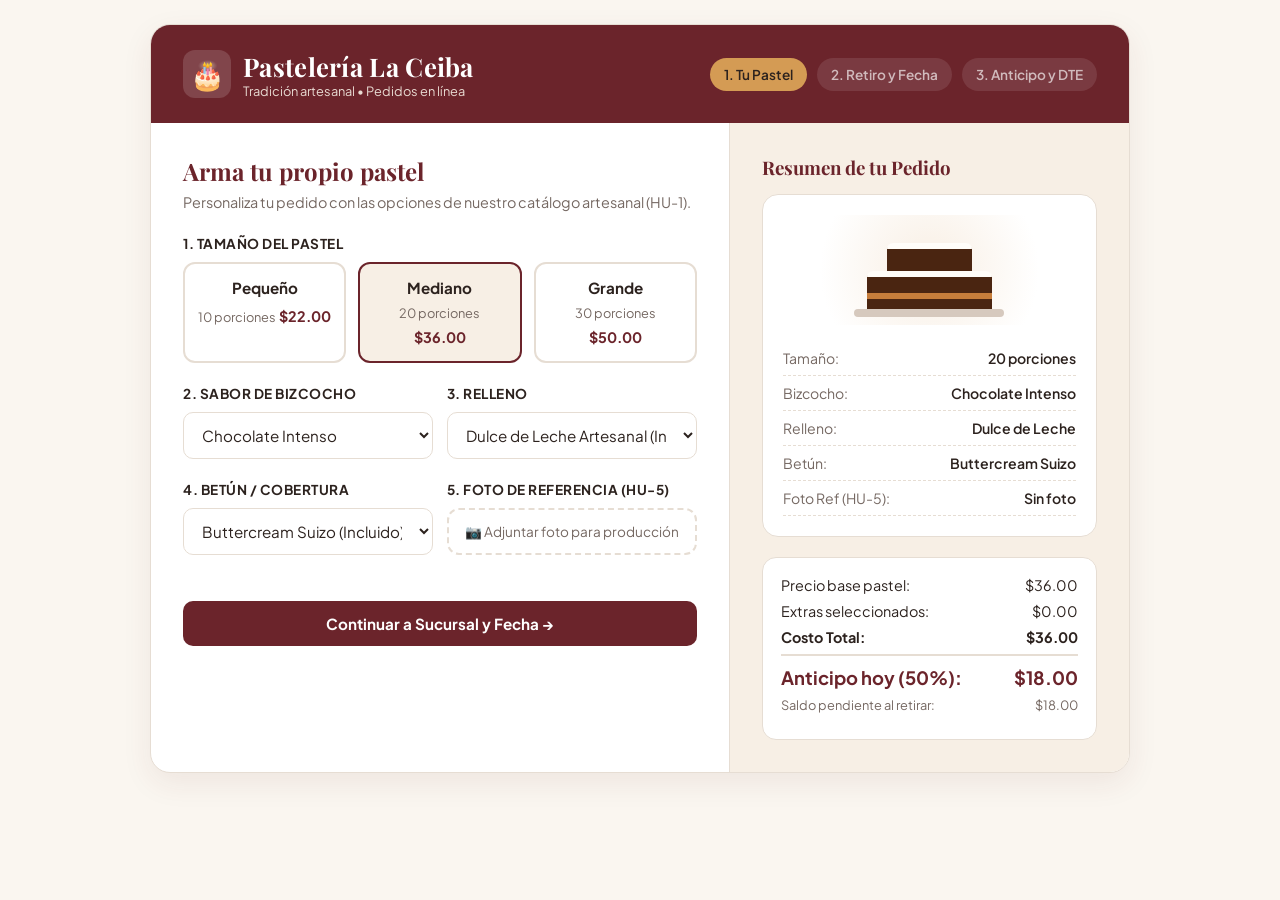
<file: index.html>
<!DOCTYPE html>
<html lang="es">
<head>
  <meta charset="UTF-8">
  <meta name="viewport" content="width=device-width, initial-scale=1.0">
  <title>Paso 1: Arma tu Pastel | Pastelería La Ceiba</title>
  <link rel="stylesheet" href="css/style.css">
</head>
<body>

<div class="app-container">
  <header>
    <a href="index.html" class="brand">
      <div class="brand-icon">🎂</div>
      <div>
        <h1>Pastelería La Ceiba</h1>
        <p>Tradición artesanal • Pedidos en línea</p>
      </div>
    </a>

    <nav class="stepper">
      <a href="index.html" class="step-pill active">1. Tu Pastel</a>
      <a href="retiro.html" class="step-pill">2. Retiro y Fecha</a>
      <a href="pago.html" class="step-pill">3. Anticipo y DTE</a>
    </nav>
  </header>

  <div class="main-grid">
    <div class="screen-area">
      <h2 class="section-title">Arma tu propio pastel</h2>
      <p class="section-subtitle">Personaliza tu pedido con las opciones de nuestro catálogo artesanal (HU-1).</p>

      <!-- 1. Tamaño -->
      <div class="form-group">
        <label class="form-label">1. Tamaño del Pastel</label>
        <div class="options-grid">
          <div class="option-card" id="size-10" onclick="selectSize('10 porciones', 22, 'size-10')">
            <span class="title">Pequeño</span>
            <span class="meta">10 porciones</span>
            <span class="price-tag">$22.00</span>
          </div>
          <div class="option-card selected" id="size-20" onclick="selectSize('20 porciones', 36, 'size-20')">
            <span class="title">Mediano</span>
            <span class="meta">20 porciones</span>
            <span class="price-tag">$36.00</span>
          </div>
          <div class="option-card" id="size-30" onclick="selectSize('30 porciones', 50, 'size-30')">
            <span class="title">Grande</span>
            <span class="meta">30 porciones</span>
            <span class="price-tag">$50.00</span>
          </div>
        </div>
      </div>

      <!-- 2. Sabor y 3. Relleno -->
      <div class="two-cols">
        <div class="form-group">
          <label class="form-label">2. Sabor de Bizcocho</label>
          <select id="select-flavor" onchange="saveAndRender()">
            <option value="Chocolate Intenso" data-color="#4A2511">Chocolate Intenso</option>
            <option value="Vainilla Clásica" data-color="#F3E5AB">Vainilla Clásica</option>
            <option value="Red Velvet" data-color="#8B1E24">Red Velvet</option>
            <option value="Zanahoria y Nueces" data-color="#C87A28">Zanahoria y Nueces</option>
          </select>
        </div>

        <div class="form-group">
          <label class="form-label">3. Relleno</label>
          <select id="select-filling" onchange="saveAndRender()">
            <option value="Dulce de Leche" data-color="#C67D3B" data-extra="0">Dulce de Leche Artesanal (Incluido)</option>
            <option value="Fresa Natural" data-color="#E04F5F" data-extra="2">Jalea de Fresa Natural (+$2.00)</option>
            <option value="Crema Avellana" data-color="#3D1E10" data-extra="4">Crema de Avellanas (+$4.00)</option>
          </select>
        </div>
      </div>

      <!-- 4. Betún y 5. Foto -->
      <div class="two-cols">
        <div class="form-group">
          <label class="form-label">4. Betún / Cobertura</label>
          <select id="select-frosting" onchange="saveAndRender()">
            <option value="Buttercream Suizo" data-color="#FFFDF9" data-extra="0">Buttercream Suizo (Incluido)</option>
            <option value="Ganache de Chocolate" data-color="#2A1508" data-extra="3">Ganache de Chocolate (+$3.00)</option>
            <option value="Merengue Italiano" data-color="#F7F0F5" data-extra="0">Merengue Italiano (Incluido)</option>
          </select>
        </div>

        <div class="form-group">
          <label class="form-label">5. Foto de Referencia (HU-5)</label>
          <div class="upload-box" id="upload-box" onclick="simulateUpload()">
            📷 <span id="upload-text">Adjuntar foto para producción</span>
          </div>
        </div>
      </div>

      <div class="btn-row">
        <a href="retiro.html" class="btn btn-primary" onclick="saveAndRender()">
          Continuar a Sucursal y Fecha →
        </a>
      </div>
    </div>

    <!-- Sidebar de Resumen -->
    <aside class="summary-sidebar">
      <div>
        <h3 style="font-family:'Playfair Display',serif; color:var(--primary); margin-bottom:14px;">
          Resumen de tu Pedido
        </h3>
        <div class="cake-preview-card">
          <div class="cake-visual">
            <div class="cake-tier-top" id="visual-top"></div>
            <div class="cake-tier-bottom" id="visual-bottom">
              <div class="cake-filling-line" id="visual-filling"></div>
            </div>
            <div class="cake-stand"></div>
          </div>
          <ul class="summary-list">
            <li><span>Tamaño:</span> <span id="sum-size">20 porciones</span></li>
            <li><span>Bizcocho:</span> <span id="sum-flavor">Chocolate Intenso</span></li>
            <li><span>Relleno:</span> <span id="sum-filling">Dulce de Leche</span></li>
            <li><span>Betún:</span> <span id="sum-frosting">Buttercream Suizo</span></li>
            <li><span>Foto Ref (HU-5):</span> <span id="sum-photo">Pendiente</span></li>
          </ul>
        </div>
      </div>

      <div class="price-breakdown">
        <div class="price-row">
          <span>Precio base pastel:</span>
          <span id="price-base">$36.00</span>
        </div>
        <div class="price-row">
          <span>Extras seleccionados:</span>
          <span id="price-extras">$0.00</span>
        </div>
        <div class="price-row" style="font-weight:700;">
          <span>Costo Total:</span>
          <span id="price-total">$36.00</span>
        </div>
        <div class="price-row highlight">
          <span>Anticipo hoy (50%):</span>
          <span id="price-deposit">$18.00</span>
        </div>
        <div class="price-row" style="font-size:0.8rem; color:var(--text-muted); margin-top:4px;">
          <span>Saldo pendiente al retirar:</span>
          <span id="price-balance">$18.00</span>
        </div>
      </div>
    </aside>
  </div>
</div>

<script>
  let order = JSON.parse(localStorage.getItem('laCeibaOrder')) || {
    sizeName: '20 porciones',
    sizeId: 'size-20',
    basePrice: 36,
    flavor: 'Chocolate Intenso',
    cakeColor: '#4A2511',
    filling: 'Dulce de Leche',
    fillingColor: '#C67D3B',
    frosting: 'Buttercream Suizo',
    frostingColor: '#FFFDF9',
    extrasPrice: 0,
    photoAttached: false,
    branch: 'Sucursal Santa Tecla',
    timeSlot: '10:00 AM - 12:00 PM',
    date: 'Dom 18 Oct 2026'
  };

  function selectSize(name, price, id) {
    order.sizeName = name;
    order.basePrice = price;
    order.sizeId = id;
    document.querySelectorAll('.option-card').forEach(c => c.classList.remove('selected'));
    document.getElementById(id).classList.add('selected');
    saveAndRender();
  }

  function simulateUpload() {
    order.photoAttached = true;
    const box = document.getElementById('upload-box');
    document.getElementById('upload-text').innerHTML = '✅ <strong>referencia_evento.jpg</strong> cargada';
    box.style.borderColor = 'var(--success)';
    box.style.background = 'var(--success-bg)';
    saveAndRender();
  }

  function saveAndRender() {
    const fl = document.getElementById('select-flavor');
    const fi = document.getElementById('select-filling');
    const fr = document.getElementById('select-frosting');

    order.flavor = fl.value;
    order.cakeColor = fl.options[fl.selectedIndex].dataset.color;

    order.filling = fi.value;
    order.fillingColor = fi.options[fi.selectedIndex].dataset.color;
    const extraFi = parseFloat(fi.options[fi.selectedIndex].dataset.extra || 0);

    order.frosting = fr.value;
    order.frostingColor = fr.options[fr.selectedIndex].dataset.color;
    const extraFr = parseFloat(fr.options[fr.selectedIndex].dataset.extra || 0);

    order.extrasPrice = extraFi + extraFr;
    order.total = order.basePrice + order.extrasPrice;
    order.deposit = order.total / 2;

    localStorage.setItem('laCeibaOrder', JSON.stringify(order));

    // Renderizar resumen y colores
    document.getElementById('sum-size').textContent = order.sizeName;
    document.getElementById('sum-flavor').textContent = order.flavor;
    document.getElementById('sum-filling').textContent = order.filling;
    document.getElementById('sum-frosting').textContent = order.frosting;
    document.getElementById('sum-photo').textContent = order.photoAttached ? 'Adjuntada ✓' : 'Sin foto';

    document.getElementById('price-base').textContent = `$${order.basePrice.toFixed(2)}`;
    document.getElementById('price-extras').textContent = `$${order.extrasPrice.toFixed(2)}`;
    document.getElementById('price-total').textContent = `$${order.total.toFixed(2)}`;
    document.getElementById('price-deposit').textContent = `$${order.deposit.toFixed(2)}`;
    document.getElementById('price-balance').textContent = `$${order.deposit.toFixed(2)}`;

    const top = document.getElementById('visual-top');
    const bot = document.getElementById('visual-bottom');
    top.style.background = order.cakeColor;
    bot.style.background = order.cakeColor;
    top.style.borderTopColor = order.frostingColor;
    bot.style.borderTopColor = order.frostingColor;
    document.getElementById('visual-filling').style.background = order.fillingColor;
  }

  window.onload = () => {
    document.querySelectorAll('.option-card').forEach(c => c.classList.remove('selected'));
    const activeCard = document.getElementById(order.sizeId || 'size-20');
    if (activeCard) activeCard.classList.add('selected');

    document.getElementById('select-flavor').value = order.flavor;
    document.getElementById('select-filling').value = order.filling;
    document.getElementById('select-frosting').value = order.frosting;
    if (order.photoAttached) simulateUpload();
    saveAndRender();
  };
</script>

</body>
</html>
</file>
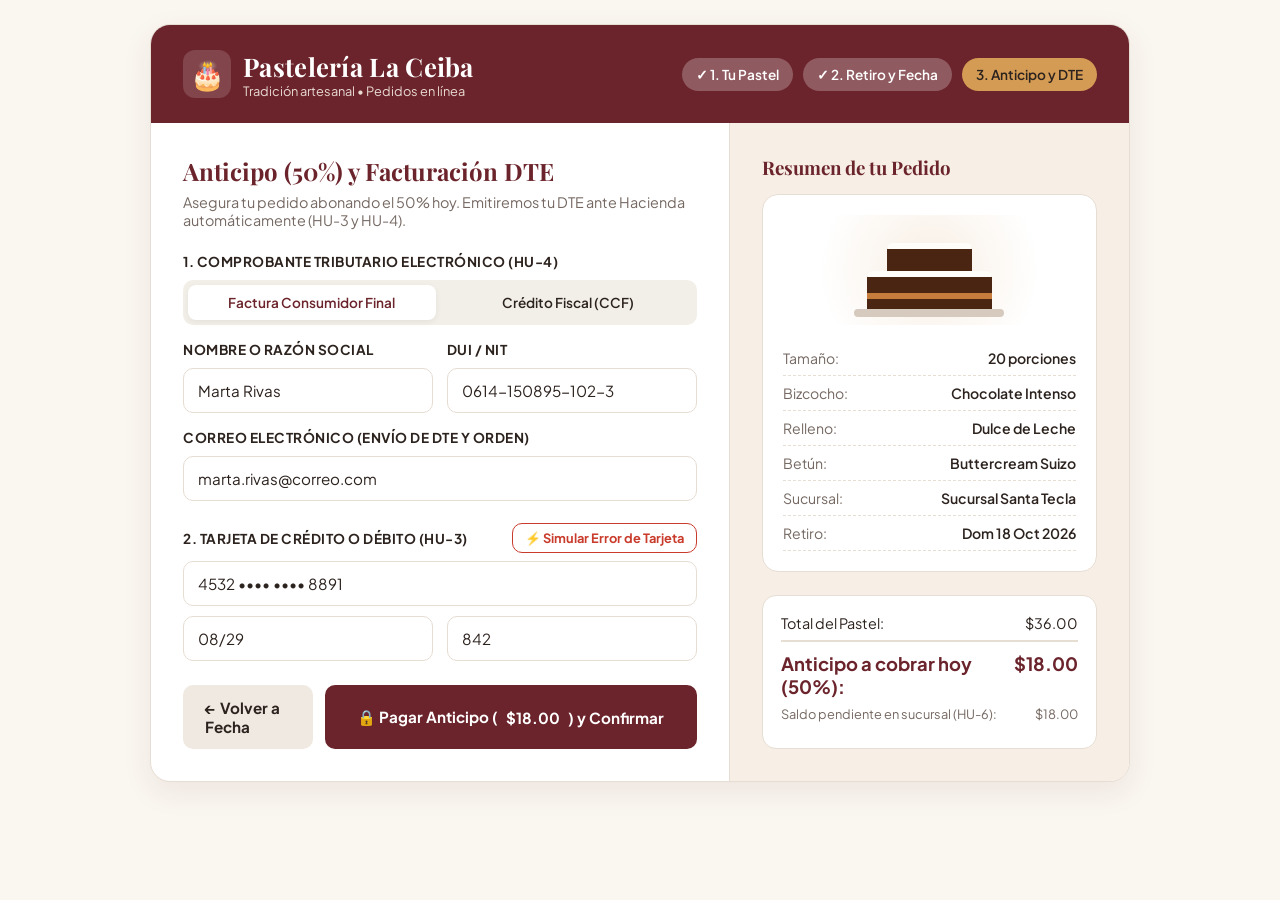
<file: pago.html>
<!DOCTYPE html>
<html lang="es">
<head>
  <meta charset="UTF-8">
  <meta name="viewport" content="width=device-width, initial-scale=1.0">
  <title>Paso 3: Anticipo y Facturación DTE | Pastelería La Ceiba</title>
  <link rel="stylesheet" href="css/style.css">
</head>
<body>

<div class="app-container">
  <header>
    <a href="index.html" class="brand">
      <div class="brand-icon">🎂</div>
      <div>
        <h1>Pastelería La Ceiba</h1>
        <p>Tradición artesanal • Pedidos en línea</p>
      </div>
    </a>

    <nav class="stepper">
      <a href="index.html" class="step-pill completed">✓ 1. Tu Pastel</a>
      <a href="retiro.html" class="step-pill completed">✓ 2. Retiro y Fecha</a>
      <a href="pago.html" class="step-pill active">3. Anticipo y DTE</a>
    </nav>
  </header>

  <div class="main-grid">
    <div class="screen-area">
      <h2 class="section-title">Anticipo (50%) y Facturación DTE</h2>
      <p class="section-subtitle">Asegura tu pedido abonando el 50% hoy. Emitiremos tu DTE ante Hacienda automáticamente (HU-3 y HU-4).</p>

      <!-- 1. Datos Fiscales DTE (HU-4) -->
      <label class="form-label">1. Comprobante Tributario Electrónico (HU-4)</label>
      <div class="tax-tabs">
        <div class="tax-tab active" onclick="selectTaxType(this, 'Factura Consumidor Final')">Factura Consumidor Final</div>
        <div class="tax-tab" onclick="selectTaxType(this, 'Crédito Fiscal (CCF)')">Crédito Fiscal (CCF)</div>
      </div>

      <div class="two-cols" style="margin-bottom:16px;">
        <div>
          <label class="form-label" id="lbl-client">Nombre o Razón Social</label>
          <input type="text" id="input-name" value="Marta Rivas" placeholder="Nombre completo">
        </div>
        <div>
          <label class="form-label" id="lbl-doc">DUI / NIT</label>
          <input type="text" id="input-doc" value="0614-150895-102-3" placeholder="00000000-0">
        </div>
      </div>

      <div class="form-group">
        <label class="form-label">Correo electrónico (Envío de DTE y Orden)</label>
        <input type="email" id="input-email" value="marta.rivas@correo.com">
      </div>

      <!-- 2. Pasarela de Pago (HU-3) -->
      <div class="form-group">
        <div style="display:flex; justify-content:space-between; align-items:center; margin-bottom:8px;">
          <label class="form-label" style="margin:0;">2. Tarjeta de Crédito o Débito (HU-3)</label>
          <button type="button" class="btn btn-outline-error" onclick="triggerPaymentError()">⚡ Simular Error de Tarjeta</button>
        </div>
        <input type="text" id="card-num" value="4532 •••• •••• 8891" style="margin-bottom:10px;">
        <div class="two-cols">
          <input type="text" id="card-exp" value="08/29" placeholder="MM/AA">
          <input type="text" id="card-cvv" value="842" placeholder="CVV">
        </div>
      </div>

      <!-- Alerta de Estado de Error en Pasarela -->
      <div class="alert-box" id="payment-alert"></div>

      <div class="btn-row">
        <a href="retiro.html" class="btn btn-secondary">← Volver a Fecha</a>
        <button type="button" class="btn btn-primary" onclick="confirmOrderSuccess()">
          🔒 Pagar Anticipo (<span id="btn-deposit">$18.00</span>) y Confirmar
        </button>
      </div>
    </div>

    <!-- Sidebar de Resumen -->
    <aside class="summary-sidebar">
      <div>
        <h3 style="font-family:'Playfair Display',serif; color:var(--primary); margin-bottom:14px;">
          Resumen de tu Pedido
        </h3>
        <div class="cake-preview-card">
          <div class="cake-visual">
            <div class="cake-tier-top" id="visual-top"></div>
            <div class="cake-tier-bottom" id="visual-bottom">
              <div class="cake-filling-line" id="visual-filling"></div>
            </div>
            <div class="cake-stand"></div>
          </div>
          <ul class="summary-list">
            <li><span>Tamaño:</span> <span id="sum-size">20 porciones</span></li>
            <li><span>Bizcocho:</span> <span id="sum-flavor">Chocolate Intenso</span></li>
            <li><span>Relleno:</span> <span id="sum-filling">Dulce de Leche</span></li>
            <li><span>Betún:</span> <span id="sum-frosting">Buttercream Suizo</span></li>
            <li><span>Sucursal:</span> <span id="sum-branch">Sucursal Santa Tecla</span></li>
            <li><span>Retiro:</span> <span id="sum-date">Dom 18 Oct 2026</span></li>
          </ul>
        </div>
      </div>

      <div class="price-breakdown">
        <div class="price-row">
          <span>Total del Pastel:</span>
          <span id="price-total">$36.00</span>
        </div>
        <div class="price-row highlight">
          <span>Anticipo a cobrar hoy (50%):</span>
          <span id="price-deposit">$18.00</span>
        </div>
        <div class="price-row" style="font-size:0.8rem; color:var(--text-muted); margin-top:4px;">
          <span>Saldo pendiente en sucursal (HU-6):</span>
          <span id="price-balance">$18.00</span>
        </div>
      </div>
    </aside>
  </div>
</div>

<!-- Modal de Estado de Éxito (HU-3 y HU-4) -->
<div class="modal-overlay" id="success-modal">
  <div class="modal-card">
    <div class="success-badge">✓</div>
    <h2 class="section-title">¡Pedido Confirmado!</h2>
    <p style="font-size:0.9rem; color:var(--text-muted); margin-bottom:12px;">
      Orden <strong>#LC-2026-104</strong> • Estado: <span style="color:var(--success);font-weight:700;">Confirmado</span>
    </p>
    <p style="font-size:0.92rem;">
      Se procesó el cobro del <strong>50% de anticipo (<span id="modal-deposit">$18.00</span>)</strong>. Tu pastel ya aparece en el panel de producción y de <strong id="modal-branch">Sucursal Santa Tecla</strong> para el <strong id="modal-date">Dom 18 Oct 2026</strong>.
    </p>

    <div class="dte-box">
      <strong>📄 Facturación Electrónica (Hacienda - HU-4):</strong><br>
      • Documento: <span id="modal-tax">Factura Consumidor Final</span><br>
      • Cliente: <span id="modal-client">Marta Rivas</span><br>
      • Código DTE: <code>DTE-01-S002P001-00000049182</code><br>
      • Copia enviada a: <span id="modal-email">marta.rivas@correo.com</span>
    </div>

    <a href="index.html" class="btn btn-primary" onclick="clearOrder()">
      Realizar un nuevo pedido
    </a>
  </div>
</div>

<script>
  let order = JSON.parse(localStorage.getItem('laCeibaOrder')) || {
    sizeName: '20 porciones',
    basePrice: 36,
    extrasPrice: 0,
    total: 36,
    deposit: 18,
    flavor: 'Chocolate Intenso',
    cakeColor: '#4A2511',
    filling: 'Dulce de Leche',
    fillingColor: '#C67D3B',
    frosting: 'Buttercream Suizo',
    frostingColor: '#FFFDF9',
    branch: 'Sucursal Santa Tecla',
    timeSlot: '10:00 AM - 12:00 PM',
    date: 'Dom 18 Oct 2026'
  };

  let selectedTax = 'Factura Consumidor Final';

  function selectTaxType(tab, type) {
    document.querySelectorAll('.tax-tab').forEach(t => t.classList.remove('active'));
    tab.classList.add('active');
    selectedTax = type;
    document.getElementById('lbl-doc').textContent = type.includes('Crédito') ? 'NIT y NRC Contribuyente' : 'DUI / NIT';
  }

  function triggerPaymentError() {
    const alertBox = document.getElementById('payment-alert');
    alertBox.className = 'alert-box error';
    alertBox.innerHTML = `
      <div>❌</div>
      <div>
        <strong>Error en la pasarela de pago:</strong> La transacción del 50% de anticipo fue declinada por el banco emisor. Verifica los fondos o los datos de tu tarjeta e intenta nuevamente.
      </div>
    `;
  }

  function confirmOrderSuccess() {
    const name = document.getElementById('input-name').value.trim();
    const doc = document.getElementById('input-doc').value.trim();
    const email = document.getElementById('input-email').value.trim();

    if (!name || !doc || !email) {
      const alertBox = document.getElementById('payment-alert');
      alertBox.className = 'alert-box error';
      alertBox.innerHTML = `
        <div>⚠️</div>
        <div><strong>Datos fiscales incompletos (HU-4):</strong> Completa nombre, documento y correo para emitir el DTE ante Hacienda.</div>
      `;
      return;
    }

    document.getElementById('payment-alert').style.display = 'none';
    const total = order.total || 36;
    const deposit = total / 2;

    document.getElementById('modal-deposit').textContent = `$${deposit.toFixed(2)}`;
    document.getElementById('modal-branch').textContent = order.branch;
    document.getElementById('modal-date').textContent = `${order.date} (${order.timeSlot})`;
    document.getElementById('modal-tax').textContent = selectedTax;
    document.getElementById('modal-client').textContent = `${name} (${doc})`;
    document.getElementById('modal-email').textContent = email;

    document.getElementById('success-modal').style.display = 'flex';
  }

  function clearOrder() {
    localStorage.removeItem('laCeibaOrder');
  }

  window.onload = () => {
    const total = order.total || 36;
    const deposit = total / 2;

    document.getElementById('sum-size').textContent = order.sizeName;
    document.getElementById('sum-flavor').textContent = order.flavor;
    document.getElementById('sum-filling').textContent = order.filling;
    document.getElementById('sum-frosting').textContent = order.frosting;
    document.getElementById('sum-branch').textContent = order.branch;
    document.getElementById('sum-date').textContent = `${order.date}`;

    document.getElementById('price-total').textContent = `$${total.toFixed(2)}`;
    document.getElementById('price-deposit').textContent = `$${deposit.toFixed(2)}`;
    document.getElementById('price-balance').textContent = `$${deposit.toFixed(2)}`;
    document.getElementById('btn-deposit').textContent = `$${deposit.toFixed(2)}`;

    const top = document.getElementById('visual-top');
    const bot = document.getElementById('visual-bottom');
    top.style.background = order.cakeColor;
    bot.style.background = order.cakeColor;
    top.style.borderTopColor = order.frostingColor;
    bot.style.borderTopColor = order.frostingColor;
    document.getElementById('visual-filling').style.background = order.fillingColor;
  };
</script>

</body>
</html>
</file>
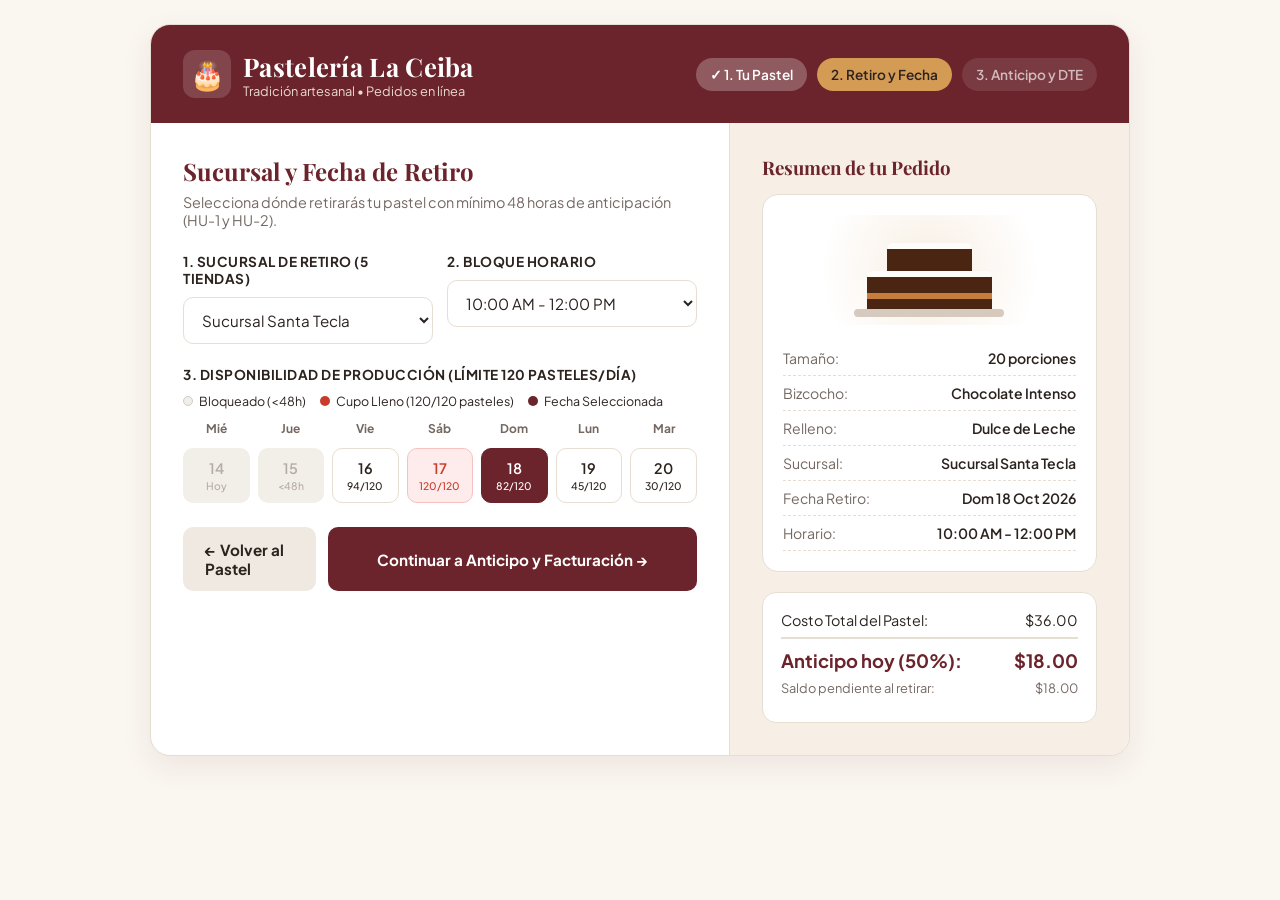
<file: retiro.html>
<!DOCTYPE html>
<html lang="es">
<head>
  <meta charset="UTF-8">
  <meta name="viewport" content="width=device-width, initial-scale=1.0">
  <title>Paso 2: Sucursal y Fecha | Pastelería La Ceiba</title>
  <link rel="stylesheet" href="css/style.css">
</head>
<body>

<div class="app-container">
  <header>
    <a href="index.html" class="brand">
      <div class="brand-icon">🎂</div>
      <div>
        <h1>Pastelería La Ceiba</h1>
        <p>Tradición artesanal • Pedidos en línea</p>
      </div>
    </a>

    <nav class="stepper">
      <a href="index.html" class="step-pill completed">✓ 1. Tu Pastel</a>
      <a href="retiro.html" class="step-pill active">2. Retiro y Fecha</a>
      <a href="pago.html" class="step-pill">3. Anticipo y DTE</a>
    </nav>
  </header>

  <div class="main-grid">
    <div class="screen-area">
      <h2 class="section-title">Sucursal y Fecha de Retiro</h2>
      <p class="section-subtitle">Selecciona dónde retirarás tu pastel con mínimo 48 horas de anticipación (HU-1 y HU-2).</p>

      <div class="two-cols">
        <div class="form-group">
          <label class="form-label">1. Sucursal de Retiro (5 tiendas)</label>
          <select id="select-branch" onchange="updateDelivery()">
            <option value="Sucursal Santa Tecla">Sucursal Santa Tecla</option>
            <option value="Sucursal Escalón">Sucursal Escalón</option>
            <option value="Sucursal Antiguo Cuscatlán">Sucursal Antiguo Cuscatlán</option>
            <option value="Sucursal San Benito">Sucursal San Benito</option>
            <option value="Sucursal Merliot">Sucursal Merliot</option>
          </select>
        </div>

        <div class="form-group">
          <label class="form-label">2. Bloque Horario</label>
          <select id="select-time" onchange="updateDelivery()">
            <option value="10:00 AM - 12:00 PM">10:00 AM - 12:00 PM</option>
            <option value="02:00 PM - 04:00 PM">02:00 PM - 04:00 PM</option>
            <option value="04:00 PM - 06:00 PM">04:00 PM - 06:00 PM</option>
          </select>
        </div>
      </div>

      <!-- Calendario Interactivo -->
      <div class="form-group">
        <label class="form-label">3. Disponibilidad de Producción (Límite 120 pasteles/día)</label>
        <div class="calendar-legend">
          <span class="legend-item"><span class="dot" style="background:#F2EFE9;border:1px solid #CCC"></span> Bloqueado (&lt;48h)</span>
          <span class="legend-item"><span class="dot" style="background:var(--error)"></span> Cupo Lleno (120/120 pasteles)</span>
          <span class="legend-item"><span class="dot" style="background:var(--primary)"></span> Fecha Seleccionada</span>
        </div>

        <div class="calendar-grid">
          <div class="cal-header">Mié</div>
          <div class="cal-header">Jue</div>
          <div class="cal-header">Vie</div>
          <div class="cal-header">Sáb</div>
          <div class="cal-header">Dom</div>
          <div class="cal-header">Lun</div>
          <div class="cal-header">Mar</div>

          <div class="cal-day disabled-48h" onclick="show48hError()">14<span class="sub">Hoy</span></div>
          <div class="cal-day disabled-48h" onclick="show48hError()">15<span class="sub">&lt;48h</span></div>
          <div class="cal-day" onclick="pickDate(this, 'Vie 16 Oct 2026')">16<span class="sub">94/120</span></div>
          <div class="cal-day full-capacity" onclick="showFullCapacityError()">17<span class="sub">120/120</span></div>
          <div class="cal-day selected" id="day-18" onclick="pickDate(this, 'Dom 18 Oct 2026')">18<span class="sub">82/120</span></div>
          <div class="cal-day" onclick="pickDate(this, 'Lun 19 Oct 2026')">19<span class="sub">45/120</span></div>
          <div class="cal-day" onclick="pickDate(this, 'Mar 20 Oct 2026')">20<span class="sub">30/120</span></div>
        </div>
      </div>

      <!-- Caja de Estado de Error / Información -->
      <div class="alert-box" id="calendar-alert"></div>

      <div class="btn-row">
        <a href="index.html" class="btn btn-secondary">← Volver al Pastel</a>
        <a href="pago.html" class="btn btn-primary" onclick="updateDelivery()">
          Continuar a Anticipo y Facturación →
        </a>
      </div>
    </div>

    <!-- Sidebar de Resumen -->
    <aside class="summary-sidebar">
      <div>
        <h3 style="font-family:'Playfair Display',serif; color:var(--primary); margin-bottom:14px;">
          Resumen de tu Pedido
        </h3>
        <div class="cake-preview-card">
          <div class="cake-visual">
            <div class="cake-tier-top" id="visual-top"></div>
            <div class="cake-tier-bottom" id="visual-bottom">
              <div class="cake-filling-line" id="visual-filling"></div>
            </div>
            <div class="cake-stand"></div>
          </div>
          <ul class="summary-list">
            <li><span>Tamaño:</span> <span id="sum-size">20 porciones</span></li>
            <li><span>Bizcocho:</span> <span id="sum-flavor">Chocolate Intenso</span></li>
            <li><span>Relleno:</span> <span id="sum-filling">Dulce de Leche</span></li>
            <li><span>Sucursal:</span> <span id="sum-branch">Sucursal Santa Tecla</span></li>
            <li><span>Fecha Retiro:</span> <span id="sum-date">Dom 18 Oct 2026</span></li>
            <li><span>Horario:</span> <span id="sum-time">10:00 AM - 12:00 PM</span></li>
          </ul>
        </div>
      </div>

      <div class="price-breakdown">
        <div class="price-row">
          <span>Costo Total del Pastel:</span>
          <span id="price-total">$36.00</span>
        </div>
        <div class="price-row highlight">
          <span>Anticipo hoy (50%):</span>
          <span id="price-deposit">$18.00</span>
        </div>
        <div class="price-row" style="font-size:0.8rem; color:var(--text-muted); margin-top:4px;">
          <span>Saldo pendiente al retirar:</span>
          <span id="price-balance">$18.00</span>
        </div>
      </div>
    </aside>
  </div>
</div>

<script>
  let order = JSON.parse(localStorage.getItem('laCeibaOrder')) || {
    sizeName: '20 porciones',
    basePrice: 36,
    extrasPrice: 0,
    total: 36,
    deposit: 18,
    flavor: 'Chocolate Intenso',
    cakeColor: '#4A2511',
    filling: 'Dulce de Leche',
    fillingColor: '#C67D3B',
    frosting: 'Buttercream Suizo',
    frostingColor: '#FFFDF9',
    branch: 'Sucursal Santa Tecla',
    timeSlot: '10:00 AM - 12:00 PM',
    date: 'Dom 18 Oct 2026'
  };

  function pickDate(el, dateStr) {
    document.querySelectorAll('.cal-day').forEach(d => d.classList.remove('selected'));
    el.classList.add('selected');
    order.date = dateStr;
    document.getElementById('calendar-alert').style.display = 'none';
    updateDelivery();
  }

  function showFullCapacityError() {
    const alertBox = document.getElementById('calendar-alert');
    alertBox.className = 'alert-box error';
    alertBox.innerHTML = `
      <div>⚠️</div>
      <div>
        <strong>Capacidad diaria agotada (HU-2):</strong> El Sábado 17 de Octubre ya alcanzó el límite de <strong>120 pasteles</strong> entre las 5 sucursales.
        El sistema te sugiere el <strong>Domingo 18 de Octubre</strong> (cupo disponible: 82/120).
      </div>
    `;
  }

  function show48hError() {
    const alertBox = document.getElementById('calendar-alert');
    alertBox.className = 'alert-box info';
    alertBox.innerHTML = `
      <div>⏳</div>
      <div>
        <strong>Anticipación mínima requerida (HU-1 y HU-5):</strong> Los pedidos deben realizarse con al menos <strong>48 horas de anticipación</strong> para planificar horneado e insumos.
      </div>
    `;
  }

  function updateDelivery() {
    order.branch = document.getElementById('select-branch').value;
    order.timeSlot = document.getElementById('select-time').value;
    localStorage.setItem('laCeibaOrder', JSON.stringify(order));

    document.getElementById('sum-size').textContent = order.sizeName;
    document.getElementById('sum-flavor').textContent = order.flavor;
    document.getElementById('sum-filling').textContent = order.filling;
    document.getElementById('sum-branch').textContent = order.branch;
    document.getElementById('sum-date').textContent = order.date;
    document.getElementById('sum-time').textContent = order.timeSlot;

    const total = order.total || 36;
    const deposit = total / 2;
    document.getElementById('price-total').textContent = `$${total.toFixed(2)}`;
    document.getElementById('price-deposit').textContent = `$${deposit.toFixed(2)}`;
    document.getElementById('price-balance').textContent = `$${deposit.toFixed(2)}`;

    const top = document.getElementById('visual-top');
    const bot = document.getElementById('visual-bottom');
    top.style.background = order.cakeColor;
    bot.style.background = order.cakeColor;
    top.style.borderTopColor = order.frostingColor;
    bot.style.borderTopColor = order.frostingColor;
    document.getElementById('visual-filling').style.background = order.fillingColor;
  }

  window.onload = () => {
    document.getElementById('select-branch').value = order.branch || 'Sucursal Santa Tecla';
    document.getElementById('select-time').value = order.timeSlot || '10:00 AM - 12:00 PM';
    updateDelivery();
  };
</script>

</body>
</html>
</file>
<file: css/style.css>
@import url('https://fonts.googleapis.com/css2?family=Playfair+Display:wght@600;700&family=Plus+Jakarta+Sans:wght@400;500;600;700&display=swap');

:root {
  --primary: #6B242B;
  --primary-hover: #521A20;
  --accent: #D49B54;
  --accent-light: #F7EFE5;
  --bg: #FAF6F0;
  --surface: #FFFFFF;
  --text: #2C221E;
  --text-muted: #756862;
  --border: #E6DDD3;
  --error: #C93B2B;
  --error-bg: #FDECEB;
  --success: #2B7A4B;
  --success-bg: #E8F5EE;
  --radius: 14px;
  --shadow: 0 10px 30px rgba(107, 36, 43, 0.08);
}

* {
  box-sizing: border-box;
  margin: 0;
  padding: 0;
}

body {
  font-family: 'Plus Jakarta Sans', sans-serif;
  background-color: var(--bg);
  color: var(--text);
  min-height: 100vh;
  display: flex;
  flex-direction: column;
  align-items: center;
  padding: 24px 16px;
}

.app-container {
  width: 100%;
  max-width: 980px;
  background: var(--surface);
  border-radius: 20px;
  box-shadow: var(--shadow);
  overflow: hidden;
  border: 1px solid var(--border);
}

header {
  background: var(--primary);
  color: #FFF;
  padding: 24px 32px;
  display: flex;
  justify-content: space-between;
  align-items: center;
  flex-wrap: wrap;
  gap: 16px;
}

.brand {
  display: flex;
  align-items: center;
  gap: 12px;
  text-decoration: none;
  color: #FFF;
}

.brand-icon {
  font-size: 28px;
  background: rgba(255, 255, 255, 0.15);
  width: 48px;
  height: 48px;
  display: flex;
  align-items: center;
  justify-content: center;
  border-radius: 12px;
}

.brand h1 {
  font-family: 'Playfair Display', serif;
  font-size: 1.6rem;
  letter-spacing: 0.3px;
}

.brand p {
  font-size: 0.8rem;
  color: var(--accent-light);
  opacity: 0.9;
}

.stepper {
  display: flex;
  gap: 10px;
  align-items: center;
}

.step-pill {
  display: flex;
  align-items: center;
  gap: 8px;
  padding: 8px 14px;
  border-radius: 30px;
  font-size: 0.85rem;
  font-weight: 600;
  background: rgba(255, 255, 255, 0.1);
  color: rgba(255, 255, 255, 0.65);
  text-decoration: none;
  transition: 0.25s ease;
}

.step-pill.active {
  background: var(--accent);
  color: #2C221E;
}

.step-pill.completed {
  background: rgba(255, 255, 255, 0.25);
  color: #FFF;
}

.main-grid {
  display: grid;
  grid-template-columns: 1.45fr 1fr;
  min-height: 540px;
}

@media (max-width: 820px) {
  .main-grid {
    grid-template-columns: 1fr;
  }
}

.screen-area {
  padding: 32px;
  border-right: 1px solid var(--border);
  animation: fadeIn 0.3s ease;
}

@keyframes fadeIn {
  from { opacity: 0; transform: translateY(6px); }
  to { opacity: 1; transform: translateY(0); }
}

.section-title {
  font-family: 'Playfair Display', serif;
  font-size: 1.5rem;
  color: var(--primary);
  margin-bottom: 6px;
}

.section-subtitle {
  font-size: 0.9rem;
  color: var(--text-muted);
  margin-bottom: 24px;
}

.form-group {
  margin-bottom: 22px;
}

.form-label {
  display: block;
  font-weight: 700;
  font-size: 0.85rem;
  margin-bottom: 10px;
  color: var(--text);
  text-transform: uppercase;
  letter-spacing: 0.5px;
}

.options-grid {
  display: grid;
  grid-template-columns: repeat(3, 1fr);
  gap: 12px;
}

.option-card {
  border: 2px solid var(--border);
  border-radius: 12px;
  padding: 14px 12px;
  text-align: center;
  cursor: pointer;
  transition: all 0.2s ease;
  background: var(--surface);
}

.option-card:hover {
  border-color: var(--accent);
  transform: translateY(-2px);
}

.option-card.selected {
  border-color: var(--primary);
  background: var(--accent-light);
}

.option-card .title {
  font-weight: 700;
  font-size: 0.95rem;
  display: block;
  margin-bottom: 4px;
}

.option-card .meta {
  font-size: 0.8rem;
  color: var(--text-muted);
}

.option-card .price-tag {
  display: inline-block;
  margin-top: 6px;
  font-weight: 700;
  color: var(--primary);
  font-size: 0.9rem;
}

select, input[type="text"], input[type="email"] {
  width: 100%;
  padding: 12px 14px;
  border-radius: 10px;
  border: 1.5px solid var(--border);
  font-family: inherit;
  font-size: 0.95rem;
  color: var(--text);
  background: #FFF;
  transition: 0.2s;
}

select:focus, input:focus {
  outline: none;
  border-color: var(--primary);
  box-shadow: 0 0 0 3px rgba(107, 36, 43, 0.1);
}

.two-cols {
  display: grid;
  grid-template-columns: 1fr 1fr;
  gap: 14px;
}

.upload-box {
  border: 2px dashed var(--border);
  border-radius: 12px;
  padding: 13px;
  text-align: center;
  cursor: pointer;
  font-size: 0.85rem;
  color: var(--text-muted);
  transition: 0.2s;
}

.upload-box:hover {
  border-color: var(--primary);
  color: var(--primary);
  background: var(--accent-light);
}

.calendar-legend {
  display: flex;
  gap: 14px;
  font-size: 0.78rem;
  margin-bottom: 12px;
  flex-wrap: wrap;
}

.legend-item {
  display: flex;
  align-items: center;
  gap: 6px;
}

.dot {
  width: 10px;
  height: 10px;
  border-radius: 50%;
}

.calendar-grid {
  display: grid;
  grid-template-columns: repeat(7, 1fr);
  gap: 8px;
  margin-bottom: 16px;
}

.cal-header {
  text-align: center;
  font-size: 0.75rem;
  font-weight: 700;
  color: var(--text-muted);
  padding-bottom: 4px;
}

.cal-day {
  border: 1.5px solid var(--border);
  border-radius: 10px;
  padding: 10px 4px;
  text-align: center;
  cursor: pointer;
  font-size: 0.9rem;
  font-weight: 600;
  transition: 0.2s;
  background: #FFF;
}

.cal-day .sub {
  display: block;
  font-size: 0.65rem;
  font-weight: 500;
  margin-top: 2px;
}

.cal-day.disabled-48h {
  background: #F2EFE9;
  color: #B5ADA5;
  cursor: not-allowed;
  border-color: transparent;
}

.cal-day.full-capacity {
  background: var(--error-bg);
  color: var(--error);
  border-color: #F5C2C0;
}

.cal-day.selected {
  background: var(--primary);
  color: #FFF;
  border-color: var(--primary);
}

.alert-box {
  padding: 14px 16px;
  border-radius: 12px;
  font-size: 0.88rem;
  margin-bottom: 18px;
  display: none;
  align-items: flex-start;
  gap: 12px;
  line-height: 1.45;
}

.alert-box.error {
  background: var(--error-bg);
  color: var(--error);
  border: 1px solid #F5C2C0;
  display: flex;
}

.alert-box.info {
  background: #FFF8E7;
  color: #8A5A00;
  border: 1px solid #F3DC9B;
  display: flex;
}

.summary-sidebar {
  background: var(--accent-light);
  padding: 32px;
  display: flex;
  flex-direction: column;
  justify-content: space-between;
}

.cake-preview-card {
  background: #FFF;
  border-radius: 16px;
  padding: 20px;
  border: 1px solid var(--border);
  margin-bottom: 20px;
}

.cake-visual {
  height: 110px;
  display: flex;
  flex-direction: column;
  align-items: center;
  justify-content: flex-end;
  margin-bottom: 16px;
  padding-bottom: 8px;
  background: radial-gradient(circle, #FAF3EB 20%, transparent 70%);
}

.cake-tier-top {
  width: 85px;
  height: 28px;
  border-radius: 6px 6px 0 0;
  background: #4A2511;
  border-top: 6px solid #FFFDF9;
  transition: 0.3s;
}

.cake-tier-bottom {
  width: 125px;
  height: 38px;
  border-radius: 6px 6px 0 0;
  background: #4A2511;
  border-top: 6px solid #FFFDF9;
  position: relative;
  transition: 0.3s;
}

.cake-filling-line {
  height: 6px;
  width: 100%;
  background: #C67D3B;
  position: absolute;
  top: 50%;
  transition: 0.3s;
}

.cake-stand {
  width: 150px;
  height: 8px;
  background: #D6C9BE;
  border-radius: 10px;
}

.summary-list {
  list-style: none;
  font-size: 0.88rem;
}

.summary-list li {
  display: flex;
  justify-content: space-between;
  padding: 8px 0;
  border-bottom: 1px dashed var(--border);
}

.summary-list li span:first-child {
  color: var(--text-muted);
}

.summary-list li span:last-child {
  font-weight: 600;
  text-align: right;
}

.price-breakdown {
  background: #FFF;
  border-radius: 14px;
  padding: 18px;
  border: 1px solid var(--border);
}

.price-row {
  display: flex;
  justify-content: space-between;
  font-size: 0.9rem;
  margin-bottom: 8px;
}

.price-row.highlight {
  font-size: 1.15rem;
  font-weight: 700;
  color: var(--primary);
  padding-top: 10px;
  border-top: 2px solid var(--border);
  margin-top: 8px;
}

.btn-row {
  display: flex;
  justify-content: space-between;
  gap: 12px;
  margin-top: 24px;
}

.btn {
  padding: 13px 22px;
  border-radius: 10px;
  font-family: inherit;
  font-weight: 700;
  font-size: 0.95rem;
  cursor: pointer;
  border: none;
  text-decoration: none;
  transition: 0.2s;
  display: inline-flex;
  align-items: center;
  justify-content: center;
  gap: 8px;
}

.btn-primary {
  background: var(--primary);
  color: #FFF;
  width: 100%;
}

.btn-primary:hover {
  background: var(--primary-hover);
}

.btn-secondary {
  background: #EFE9E1;
  color: var(--text);
}

.btn-secondary:hover {
  background: #E2D9CE;
}

.btn-outline-error {
  background: transparent;
  border: 1.5px solid var(--error);
  color: var(--error);
  font-size: 0.8rem;
  padding: 6px 12px;
}

.tax-tabs {
  display: grid;
  grid-template-columns: 1fr 1fr;
  gap: 8px;
  background: #F2EFE9;
  padding: 5px;
  border-radius: 10px;
  margin-bottom: 16px;
}

.tax-tab {
  padding: 9px;
  text-align: center;
  font-size: 0.85rem;
  font-weight: 600;
  border-radius: 8px;
  cursor: pointer;
}

.tax-tab.active {
  background: #FFF;
  color: var(--primary);
  box-shadow: 0 2px 6px rgba(0,0,0,0.06);
}

.modal-overlay {
  position: fixed;
  inset: 0;
  background: rgba(44, 34, 30, 0.65);
  display: none;
  align-items: center;
  justify-content: center;
  padding: 16px;
  z-index: 999;
}

.modal-card {
  background: #FFF;
  max-width: 520px;
  width: 100%;
  border-radius: 20px;
  padding: 32px;
  text-align: center;
  box-shadow: 0 20px 50px rgba(0,0,0,0.25);
  animation: fadeIn 0.25s ease;
}

.success-badge {
  width: 68px;
  height: 68px;
  background: var(--success-bg);
  color: var(--success);
  border-radius: 50%;
  display: flex;
  align-items: center;
  justify-content: center;
  font-size: 32px;
  margin: 0 auto 16px;
}

.dte-box {
  background: #F8FAFC;
  border: 1px solid #CBD5E1;
  border-radius: 12px;
  padding: 16px;
  text-align: left;
  margin: 20px 0;
  font-size: 0.84rem;
  line-height: 1.5;
}

.dte-box strong {
  color: var(--primary);
}
</file>
